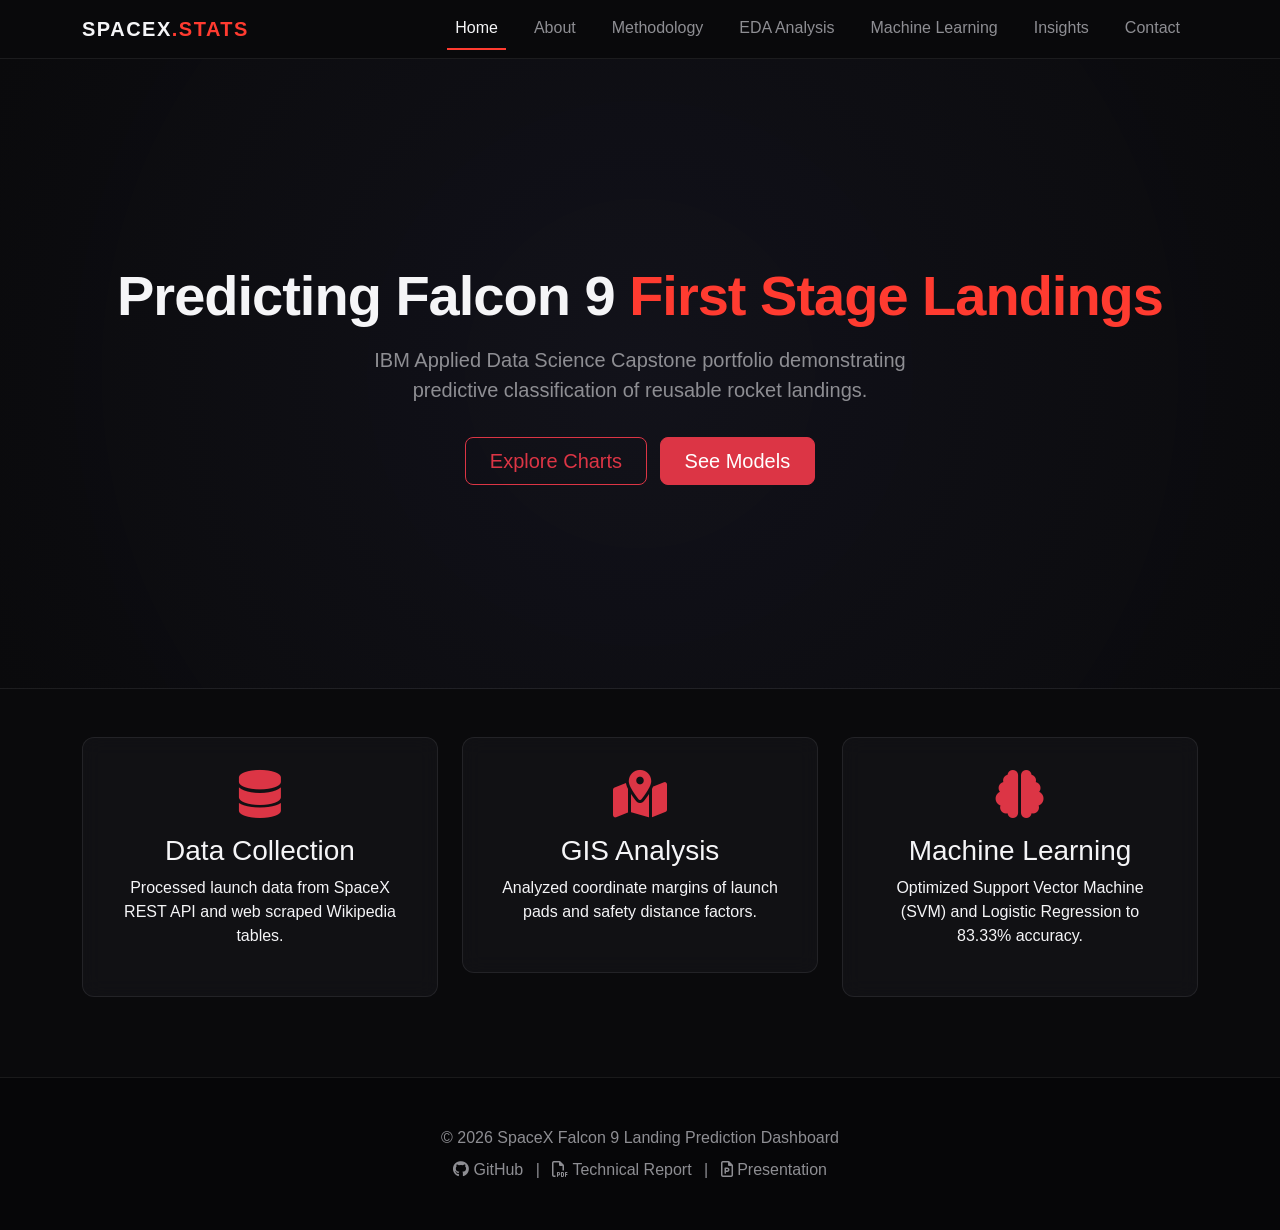
<file: index.html>
<!DOCTYPE html>
<html lang="en">
<head>
    <meta charset="UTF-8">
    <meta name="viewport" content="width=device-width, initial-scale=1.0">
    <title>SpaceX Falcon 9 Landing Prediction Dashboard</title>
    <link href="https://cdn.jsdelivr.net/npm/bootstrap@5.3.0/dist/css/bootstrap.min.css" rel="stylesheet">
    <link rel="stylesheet" href="https://cdnjs.cloudflare.com/ajax/libs/font-awesome/6.4.0/css/all.min.css">
    <link rel="stylesheet" href="css/style.css">
    <link rel="stylesheet" href="css/responsive.css">
</head>
<body>
    
    <nav class="navbar navbar-expand-lg navbar-dark sticky-top">
        <div class="container">
            <a class="navbar-brand" href="index.html">SPACEX<span>.STATS</span></a>
            <button class="navbar-toggler" type="button" data-bs-toggle="collapse" data-bs-target="#navbarNav">
                <span class="navbar-toggler-icon"></span>
            </button>
            <div class="collapse navbar-collapse" id="navbarNav">
                <ul class="navbar-nav ms-auto">
                    <li class="nav-item"><a class="nav-link active" href="index.html">Home</a></li>
<li class="nav-item"><a class="nav-link " href="about.html">About</a></li>
<li class="nav-item"><a class="nav-link " href="methodology.html">Methodology</a></li>
<li class="nav-item"><a class="nav-link " href="analysis.html">EDA Analysis</a></li>
<li class="nav-item"><a class="nav-link " href="machine-learning.html">Machine Learning</a></li>
<li class="nav-item"><a class="nav-link " href="insights.html">Insights</a></li>
<li class="nav-item"><a class="nav-link " href="contact.html">Contact</a></li>

                </ul>
            </div>
        </div>
    </nav>
    
    
    <div class="hero">
        <div class="container">
            <h1 class="hero-title">Predicting Falcon 9 <span>First Stage Landings</span></h1>
            <p class="hero-subtitle">IBM Applied Data Science Capstone portfolio demonstrating predictive classification of reusable rocket landings.</p>
            <a href="analysis.html" class="btn btn-outline-danger btn-lg px-4 me-2">Explore Charts</a>
            <a href="machine-learning.html" class="btn btn-danger btn-lg px-4">See Models</a>
        </div>
    </div>
    
    <div class="container my-5">
        <div class="row">
            <div class="col-md-4">
                <div class="custom-card text-center">
                    <i class="fas fa-database fa-3x mb-3 text-danger"></i>
                    <h3>Data Collection</h3>
                    <p>Processed launch data from SpaceX REST API and web scraped Wikipedia tables.</p>
                </div>
            </div>
            <div class="col-md-4">
                <div class="custom-card text-center">
                    <i class="fas fa-map-marked-alt fa-3x mb-3 text-danger"></i>
                    <h3>GIS Analysis</h3>
                    <p>Analyzed coordinate margins of launch pads and safety distance factors.</p>
                </div>
            </div>
            <div class="col-md-4">
                <div class="custom-card text-center">
                    <i class="fas fa-brain fa-3x mb-3 text-danger"></i>
                    <h3>Machine Learning</h3>
                    <p>Optimized Support Vector Machine (SVM) and Logistic Regression to 83.33% accuracy.</p>
                </div>
            </div>
        </div>
    </div>
    
    
    <footer>
        <div class="container text-center">
            <p class="mb-2">&copy; 2026 SpaceX Falcon 9 Landing Prediction Dashboard</p>
            <p class="mb-0">
                <a href="https://github.com/AaShIrVaD-kV/IBM-Applied-Data-Science-Capstone" class="footer-link mx-2" target="_blank"><i class="fab fa-github"></i> GitHub</a> |
                <a href="../Project_Report/PROJECT_REPORT.pdf" class="footer-link mx-2" target="_blank"><i class="far fa-file-pdf"></i> Technical Report</a> |
                <a href="../Project_Report/IBM_Capstone_Presentation.pdf" class="footer-link mx-2" target="_blank"><i class="far fa-file-powerpoint"></i> Presentation</a>
            </p>
        </div>
    </footer>
    
</body>
</html>
</file>
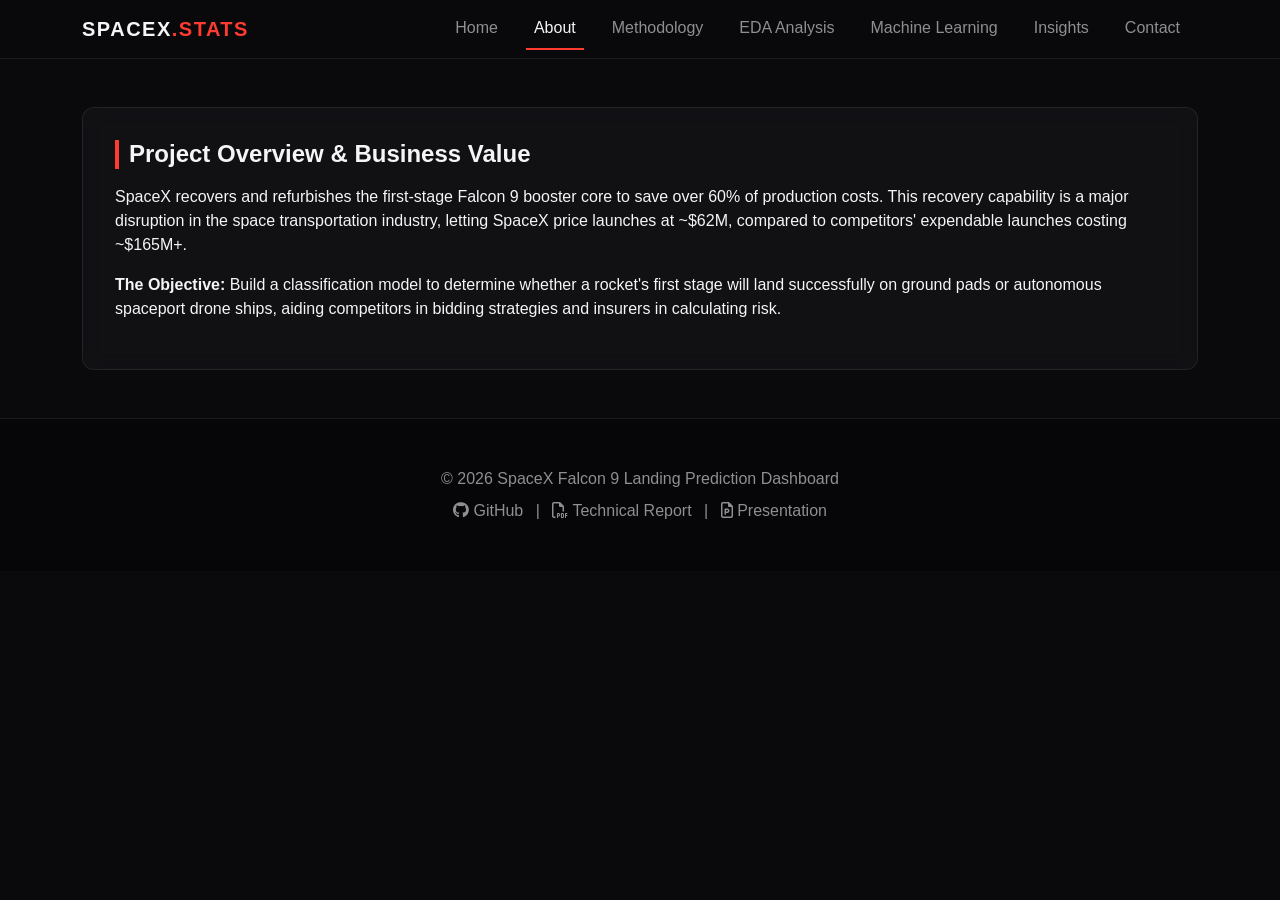
<file: about.html>
<!DOCTYPE html>
<html lang="en">
<head>
    <meta charset="UTF-8">
    <meta name="viewport" content="width=device-width, initial-scale=1.0">
    <title>About - SpaceX Landing Dashboard</title>
    <link href="https://cdn.jsdelivr.net/npm/bootstrap@5.3.0/dist/css/bootstrap.min.css" rel="stylesheet">
    <link rel="stylesheet" href="https://cdnjs.cloudflare.com/ajax/libs/font-awesome/6.4.0/css/all.min.css">
    <link rel="stylesheet" href="css/style.css">
    <link rel="stylesheet" href="css/responsive.css">
</head>
<body>
    
    <nav class="navbar navbar-expand-lg navbar-dark sticky-top">
        <div class="container">
            <a class="navbar-brand" href="index.html">SPACEX<span>.STATS</span></a>
            <button class="navbar-toggler" type="button" data-bs-toggle="collapse" data-bs-target="#navbarNav">
                <span class="navbar-toggler-icon"></span>
            </button>
            <div class="collapse navbar-collapse" id="navbarNav">
                <ul class="navbar-nav ms-auto">
                    <li class="nav-item"><a class="nav-link " href="index.html">Home</a></li>
<li class="nav-item"><a class="nav-link active" href="about.html">About</a></li>
<li class="nav-item"><a class="nav-link " href="methodology.html">Methodology</a></li>
<li class="nav-item"><a class="nav-link " href="analysis.html">EDA Analysis</a></li>
<li class="nav-item"><a class="nav-link " href="machine-learning.html">Machine Learning</a></li>
<li class="nav-item"><a class="nav-link " href="insights.html">Insights</a></li>
<li class="nav-item"><a class="nav-link " href="contact.html">Contact</a></li>

                </ul>
            </div>
        </div>
    </nav>
    
    
    <div class="container my-5">
        <div class="custom-card">
            <h2 class="card-title">Project Overview & Business Value</h2>
            <p>SpaceX recovers and refurbishes the first-stage Falcon 9 booster core to save over 60% of production costs. This recovery capability is a major disruption in the space transportation industry, letting SpaceX price launches at ~$62M, compared to competitors' expendable launches costing ~$165M+.</p>
            <p><strong>The Objective:</strong> Build a classification model to determine whether a rocket's first stage will land successfully on ground pads or autonomous spaceport drone ships, aiding competitors in bidding strategies and insurers in calculating risk.</p>
        </div>
    </div>
    
    
    <footer>
        <div class="container text-center">
            <p class="mb-2">&copy; 2026 SpaceX Falcon 9 Landing Prediction Dashboard</p>
            <p class="mb-0">
                <a href="https://github.com/AaShIrVaD-kV/IBM-Applied-Data-Science-Capstone" class="footer-link mx-2" target="_blank"><i class="fab fa-github"></i> GitHub</a> |
                <a href="../Project_Report/PROJECT_REPORT.pdf" class="footer-link mx-2" target="_blank"><i class="far fa-file-pdf"></i> Technical Report</a> |
                <a href="../Project_Report/IBM_Capstone_Presentation.pdf" class="footer-link mx-2" target="_blank"><i class="far fa-file-powerpoint"></i> Presentation</a>
            </p>
        </div>
    </footer>
    
</body>
</html>
</file>
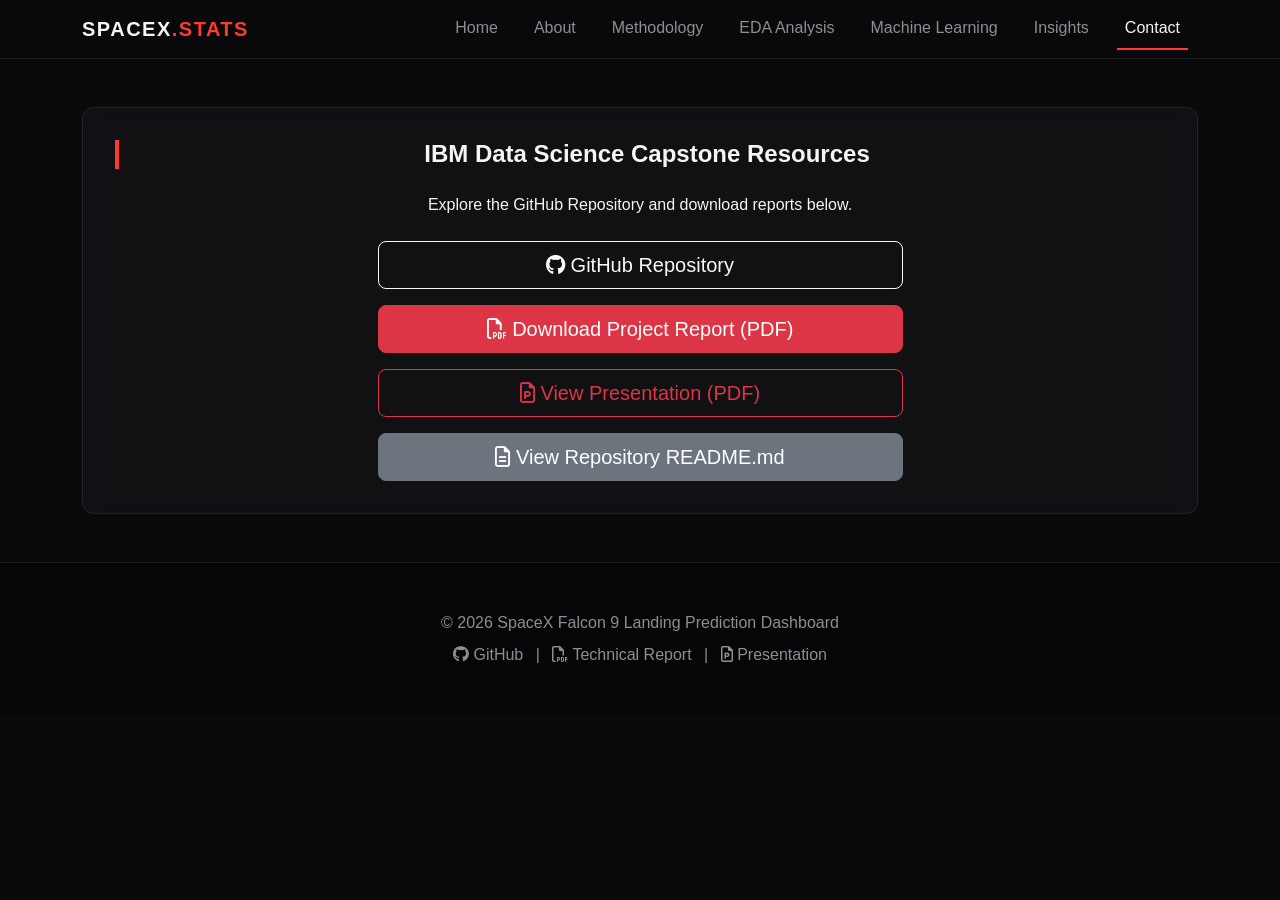
<file: contact.html>
<!DOCTYPE html>
<html lang="en">
<head>
    <meta charset="UTF-8">
    <meta name="viewport" content="width=device-width, initial-scale=1.0">
    <title>Contact & Resources - SpaceX Landing Dashboard</title>
    <link href="https://cdn.jsdelivr.net/npm/bootstrap@5.3.0/dist/css/bootstrap.min.css" rel="stylesheet">
    <link rel="stylesheet" href="https://cdnjs.cloudflare.com/ajax/libs/font-awesome/6.4.0/css/all.min.css">
    <link rel="stylesheet" href="css/style.css">
    <link rel="stylesheet" href="css/responsive.css">
</head>
<body>
    
    <nav class="navbar navbar-expand-lg navbar-dark sticky-top">
        <div class="container">
            <a class="navbar-brand" href="index.html">SPACEX<span>.STATS</span></a>
            <button class="navbar-toggler" type="button" data-bs-toggle="collapse" data-bs-target="#navbarNav">
                <span class="navbar-toggler-icon"></span>
            </button>
            <div class="collapse navbar-collapse" id="navbarNav">
                <ul class="navbar-nav ms-auto">
                    <li class="nav-item"><a class="nav-link " href="index.html">Home</a></li>
<li class="nav-item"><a class="nav-link " href="about.html">About</a></li>
<li class="nav-item"><a class="nav-link " href="methodology.html">Methodology</a></li>
<li class="nav-item"><a class="nav-link " href="analysis.html">EDA Analysis</a></li>
<li class="nav-item"><a class="nav-link " href="machine-learning.html">Machine Learning</a></li>
<li class="nav-item"><a class="nav-link " href="insights.html">Insights</a></li>
<li class="nav-item"><a class="nav-link active" href="contact.html">Contact</a></li>

                </ul>
            </div>
        </div>
    </nav>
    
    
    <div class="container my-5">
        <div class="custom-card text-center">
            <h2 class="card-title">IBM Data Science Capstone Resources</h2>
            <p class="my-4">Explore the GitHub Repository and download reports below.</p>
            
            <div class="d-grid gap-3 col-6 mx-auto">
                <a href="https://github.com/AaShIrVaD-kV/IBM-Applied-Data-Science-Capstone" target="_blank" class="btn btn-outline-light btn-lg">
                    <i class="fab fa-github"></i> GitHub Repository
                </a>
                <a href="../Project_Report/PROJECT_REPORT.pdf" target="_blank" class="btn btn-danger btn-lg">
                    <i class="far fa-file-pdf"></i> Download Project Report (PDF)
                </a>
                <a href="../Project_Report/IBM_Capstone_Presentation.pdf" target="_blank" class="btn btn-outline-danger btn-lg">
                    <i class="far fa-file-powerpoint"></i> View Presentation (PDF)
                </a>
                <a href="../Project_Report/README.md" target="_blank" class="btn btn-secondary btn-lg">
                    <i class="far fa-file-alt"></i> View Repository README.md
                </a>
            </div>
        </div>
    </div>
    
    
    <footer>
        <div class="container text-center">
            <p class="mb-2">&copy; 2026 SpaceX Falcon 9 Landing Prediction Dashboard</p>
            <p class="mb-0">
                <a href="https://github.com/AaShIrVaD-kV/IBM-Applied-Data-Science-Capstone" class="footer-link mx-2" target="_blank"><i class="fab fa-github"></i> GitHub</a> |
                <a href="../Project_Report/PROJECT_REPORT.pdf" class="footer-link mx-2" target="_blank"><i class="far fa-file-pdf"></i> Technical Report</a> |
                <a href="../Project_Report/IBM_Capstone_Presentation.pdf" class="footer-link mx-2" target="_blank"><i class="far fa-file-powerpoint"></i> Presentation</a>
            </p>
        </div>
    </footer>
    
</body>
</html>
</file>
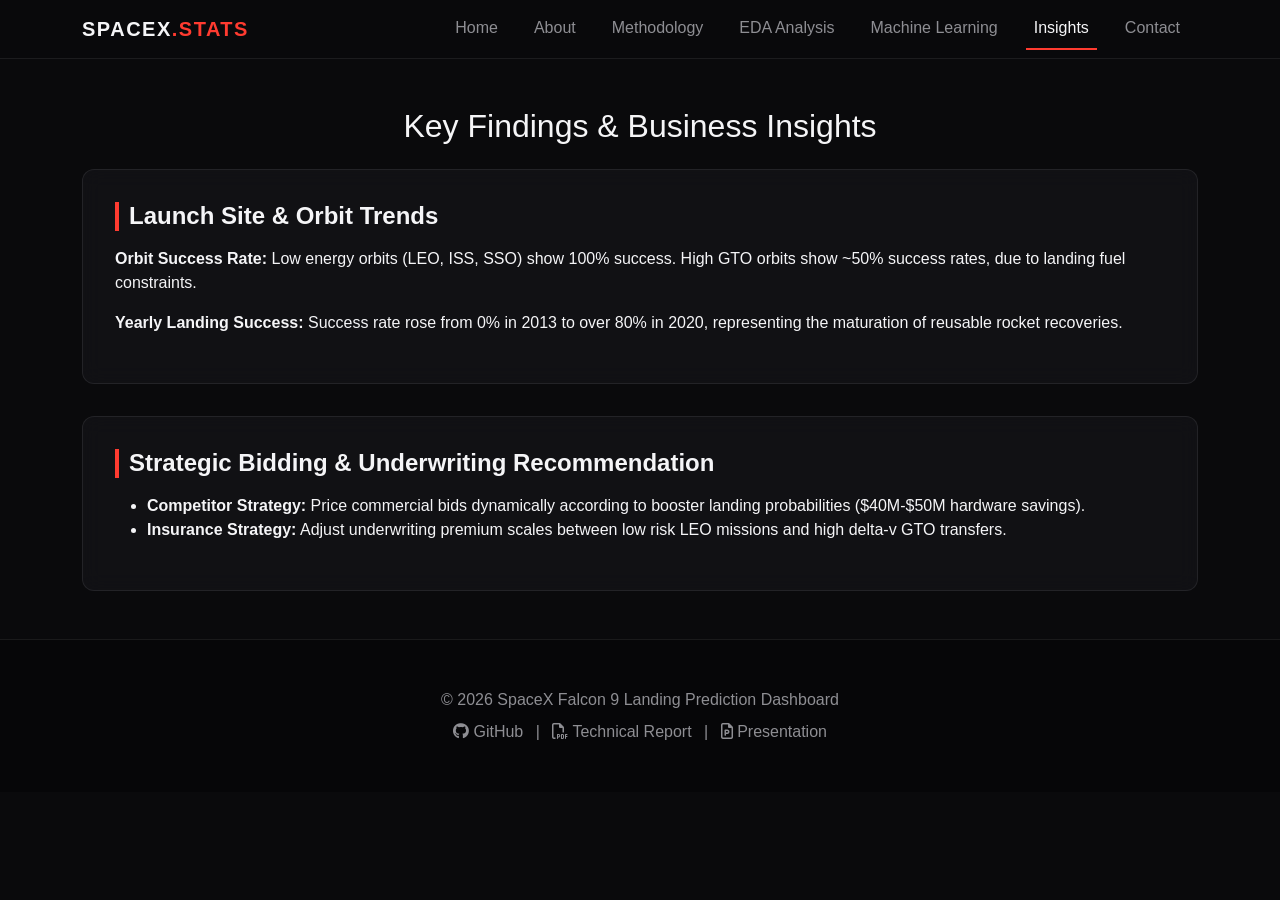
<file: insights.html>
<!DOCTYPE html>
<html lang="en">
<head>
    <meta charset="UTF-8">
    <meta name="viewport" content="width=device-width, initial-scale=1.0">
    <title>Insights - SpaceX Landing Dashboard</title>
    <link href="https://cdn.jsdelivr.net/npm/bootstrap@5.3.0/dist/css/bootstrap.min.css" rel="stylesheet">
    <link rel="stylesheet" href="https://cdnjs.cloudflare.com/ajax/libs/font-awesome/6.4.0/css/all.min.css">
    <link rel="stylesheet" href="css/style.css">
    <link rel="stylesheet" href="css/responsive.css">
</head>
<body>
    
    <nav class="navbar navbar-expand-lg navbar-dark sticky-top">
        <div class="container">
            <a class="navbar-brand" href="index.html">SPACEX<span>.STATS</span></a>
            <button class="navbar-toggler" type="button" data-bs-toggle="collapse" data-bs-target="#navbarNav">
                <span class="navbar-toggler-icon"></span>
            </button>
            <div class="collapse navbar-collapse" id="navbarNav">
                <ul class="navbar-nav ms-auto">
                    <li class="nav-item"><a class="nav-link " href="index.html">Home</a></li>
<li class="nav-item"><a class="nav-link " href="about.html">About</a></li>
<li class="nav-item"><a class="nav-link " href="methodology.html">Methodology</a></li>
<li class="nav-item"><a class="nav-link " href="analysis.html">EDA Analysis</a></li>
<li class="nav-item"><a class="nav-link " href="machine-learning.html">Machine Learning</a></li>
<li class="nav-item"><a class="nav-link active" href="insights.html">Insights</a></li>
<li class="nav-item"><a class="nav-link " href="contact.html">Contact</a></li>

                </ul>
            </div>
        </div>
    </nav>
    
    
    <div class="container my-5">
        <h2 class="mb-4 text-center">Key Findings & Business Insights</h2>
        
        <div class="custom-card">
            <h3 class="card-title">Launch Site & Orbit Trends</h3>
            <p><strong>Orbit Success Rate:</strong> Low energy orbits (LEO, ISS, SSO) show 100% success. High GTO orbits show ~50% success rates, due to landing fuel constraints.</p>
            <p><strong>Yearly Landing Success:</strong> Success rate rose from 0% in 2013 to over 80% in 2020, representing the maturation of reusable rocket recoveries.</p>
        </div>
        
        <div class="custom-card">
            <h3 class="card-title">Strategic Bidding & Underwriting Recommendation</h3>
            <ul>
                <li><strong>Competitor Strategy:</strong> Price commercial bids dynamically according to booster landing probabilities ($40M-$50M hardware savings).</li>
                <li><strong>Insurance Strategy:</strong> Adjust underwriting premium scales between low risk LEO missions and high delta-v GTO transfers.</li>
            </ul>
        </div>
    </div>
    
    
    <footer>
        <div class="container text-center">
            <p class="mb-2">&copy; 2026 SpaceX Falcon 9 Landing Prediction Dashboard</p>
            <p class="mb-0">
                <a href="https://github.com/AaShIrVaD-kV/IBM-Applied-Data-Science-Capstone" class="footer-link mx-2" target="_blank"><i class="fab fa-github"></i> GitHub</a> |
                <a href="../Project_Report/PROJECT_REPORT.pdf" class="footer-link mx-2" target="_blank"><i class="far fa-file-pdf"></i> Technical Report</a> |
                <a href="../Project_Report/IBM_Capstone_Presentation.pdf" class="footer-link mx-2" target="_blank"><i class="far fa-file-powerpoint"></i> Presentation</a>
            </p>
        </div>
    </footer>
    
</body>
</html>
</file>
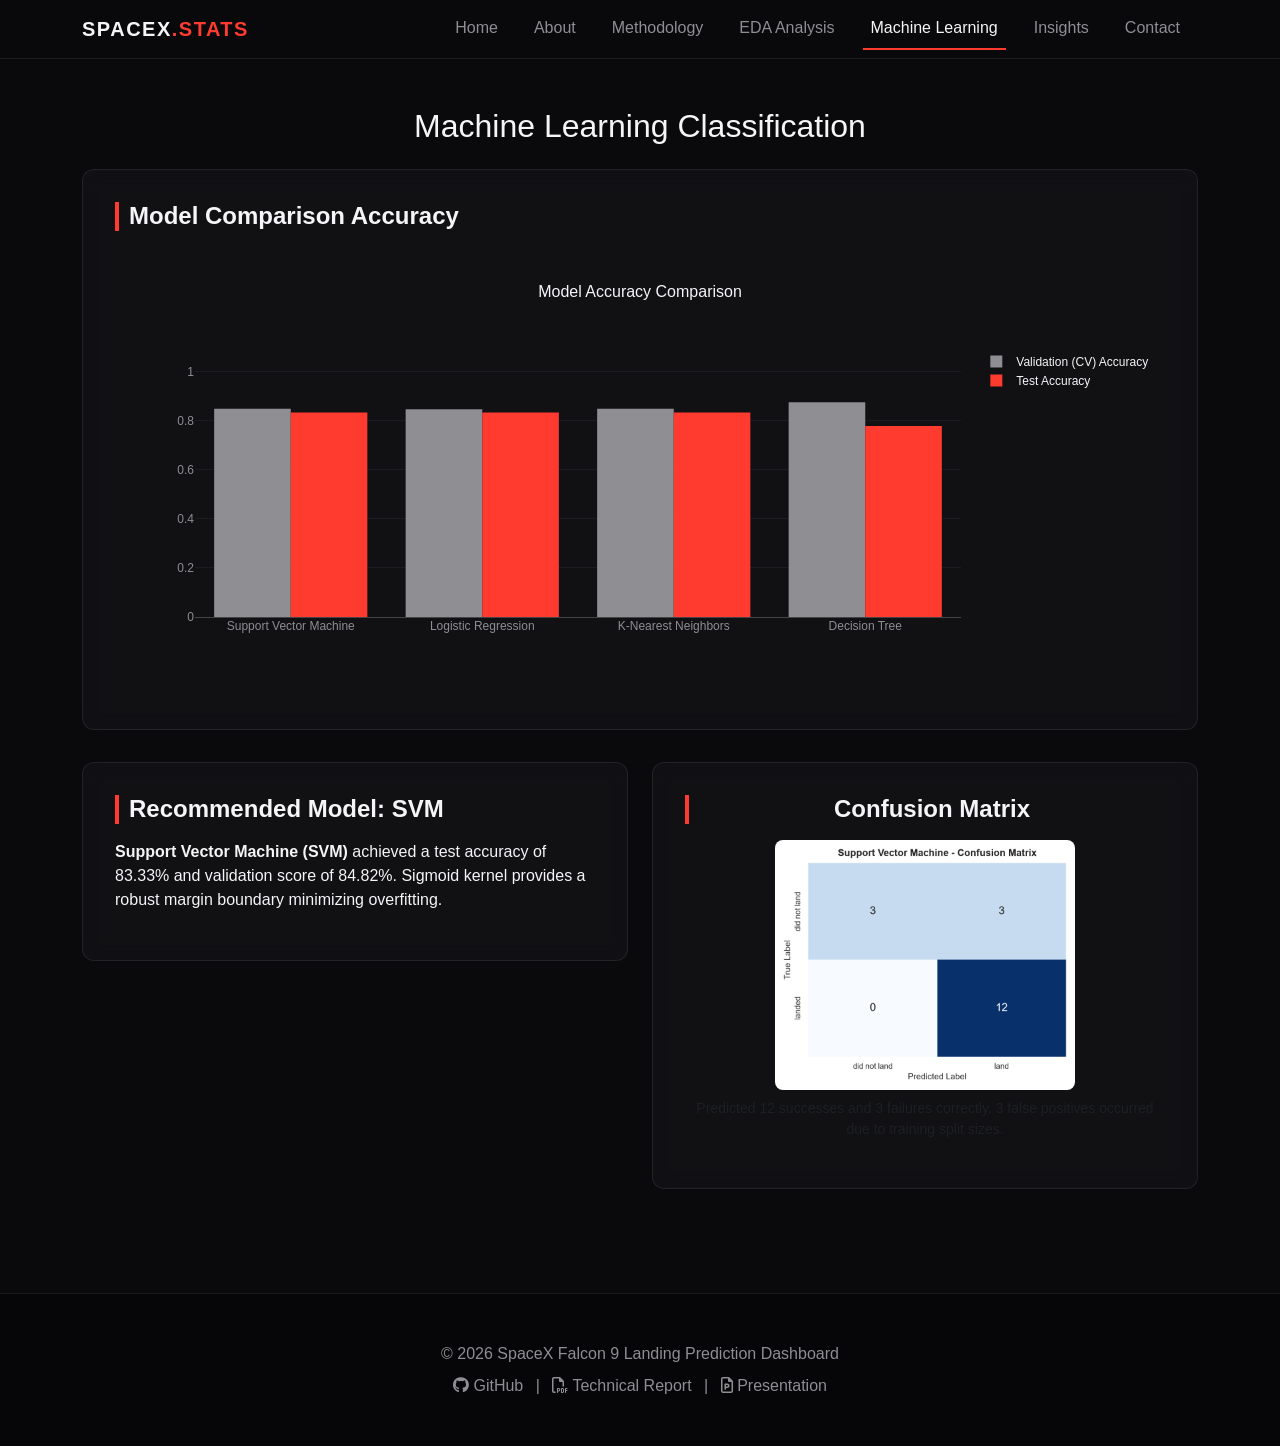
<file: machine-learning.html>
<!DOCTYPE html>
<html lang="en">
<head>
    <meta charset="UTF-8">
    <meta name="viewport" content="width=device-width, initial-scale=1.0">
    <title>Machine Learning - SpaceX Landing Dashboard</title>
    <link href="https://cdn.jsdelivr.net/npm/bootstrap@5.3.0/dist/css/bootstrap.min.css" rel="stylesheet">
    <link rel="stylesheet" href="https://cdnjs.cloudflare.com/ajax/libs/font-awesome/6.4.0/css/all.min.css">
    <link rel="stylesheet" href="css/style.css">
    <link rel="stylesheet" href="css/responsive.css">
    <script src="https://cdn.plot.ly/plotly-2.24.1.min.js"></script>
</head>
<body>
    
    <nav class="navbar navbar-expand-lg navbar-dark sticky-top">
        <div class="container">
            <a class="navbar-brand" href="index.html">SPACEX<span>.STATS</span></a>
            <button class="navbar-toggler" type="button" data-bs-toggle="collapse" data-bs-target="#navbarNav">
                <span class="navbar-toggler-icon"></span>
            </button>
            <div class="collapse navbar-collapse" id="navbarNav">
                <ul class="navbar-nav ms-auto">
                    <li class="nav-item"><a class="nav-link " href="index.html">Home</a></li>
<li class="nav-item"><a class="nav-link " href="about.html">About</a></li>
<li class="nav-item"><a class="nav-link " href="methodology.html">Methodology</a></li>
<li class="nav-item"><a class="nav-link " href="analysis.html">EDA Analysis</a></li>
<li class="nav-item"><a class="nav-link active" href="machine-learning.html">Machine Learning</a></li>
<li class="nav-item"><a class="nav-link " href="insights.html">Insights</a></li>
<li class="nav-item"><a class="nav-link " href="contact.html">Contact</a></li>

                </ul>
            </div>
        </div>
    </nav>
    
    
    <div class="container my-5">
        <h2 class="mb-4 text-center">Machine Learning Classification</h2>
        
        <div class="custom-card">
            <h3 class="card-title">Model Comparison Accuracy</h3>
            <div id="modelComparisonChart"></div>
        </div>
        
        <div class="row">
            <div class="col-md-6 mb-4">
                <div class="custom-card">
                    <h3 class="card-title">Recommended Model: SVM</h3>
                    <p><strong>Support Vector Machine (SVM)</strong> achieved a test accuracy of 83.33% and validation score of 84.82%. Sigmoid kernel provides a robust margin boundary minimizing overfitting.</p>
                </div>
            </div>
            <div class="col-md-6 mb-4">
                <div class="custom-card text-center">
                    <h3 class="card-title">Confusion Matrix</h3>
                    <img src="charts/cm_svm.png" style="max-height: 250px; border-radius: 8px;" />
                    <p class="small text-muted mt-2">Predicted 12 successes and 3 failures correctly. 3 false positives occurred due to training split sizes.</p>
                </div>
            </div>
        </div>
    </div>
    
    <script src="js/charts.js"></script>
    
    <footer>
        <div class="container text-center">
            <p class="mb-2">&copy; 2026 SpaceX Falcon 9 Landing Prediction Dashboard</p>
            <p class="mb-0">
                <a href="https://github.com/AaShIrVaD-kV/IBM-Applied-Data-Science-Capstone" class="footer-link mx-2" target="_blank"><i class="fab fa-github"></i> GitHub</a> |
                <a href="../Project_Report/PROJECT_REPORT.pdf" class="footer-link mx-2" target="_blank"><i class="far fa-file-pdf"></i> Technical Report</a> |
                <a href="../Project_Report/IBM_Capstone_Presentation.pdf" class="footer-link mx-2" target="_blank"><i class="far fa-file-powerpoint"></i> Presentation</a>
            </p>
        </div>
    </footer>
    
</body>
</html>
</file>
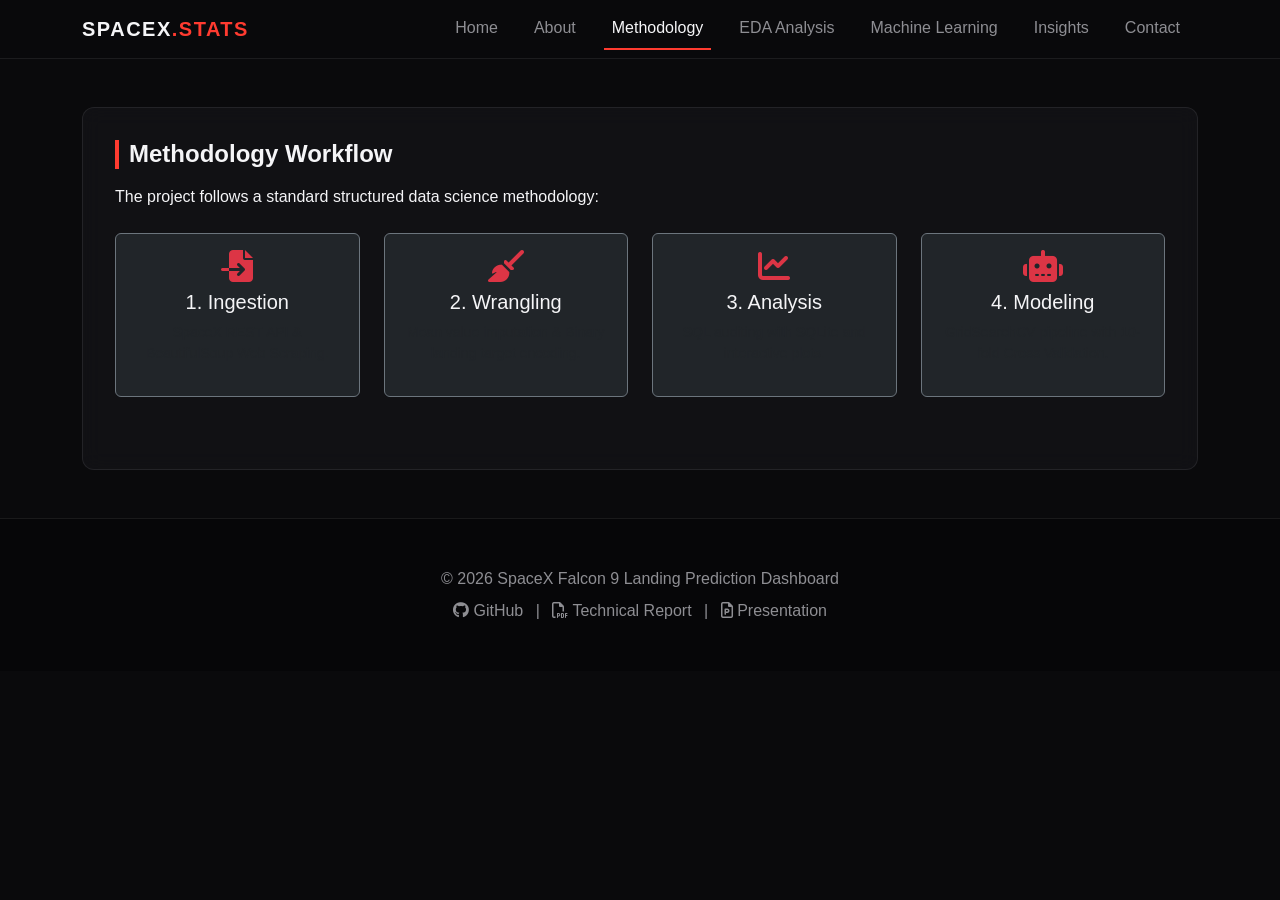
<file: methodology.html>
<!DOCTYPE html>
<html lang="en">
<head>
    <meta charset="UTF-8">
    <meta name="viewport" content="width=device-width, initial-scale=1.0">
    <title>Methodology - SpaceX Landing Dashboard</title>
    <link href="https://cdn.jsdelivr.net/npm/bootstrap@5.3.0/dist/css/bootstrap.min.css" rel="stylesheet">
    <link rel="stylesheet" href="https://cdnjs.cloudflare.com/ajax/libs/font-awesome/6.4.0/css/all.min.css">
    <link rel="stylesheet" href="css/style.css">
    <link rel="stylesheet" href="css/responsive.css">
</head>
<body>
    
    <nav class="navbar navbar-expand-lg navbar-dark sticky-top">
        <div class="container">
            <a class="navbar-brand" href="index.html">SPACEX<span>.STATS</span></a>
            <button class="navbar-toggler" type="button" data-bs-toggle="collapse" data-bs-target="#navbarNav">
                <span class="navbar-toggler-icon"></span>
            </button>
            <div class="collapse navbar-collapse" id="navbarNav">
                <ul class="navbar-nav ms-auto">
                    <li class="nav-item"><a class="nav-link " href="index.html">Home</a></li>
<li class="nav-item"><a class="nav-link " href="about.html">About</a></li>
<li class="nav-item"><a class="nav-link active" href="methodology.html">Methodology</a></li>
<li class="nav-item"><a class="nav-link " href="analysis.html">EDA Analysis</a></li>
<li class="nav-item"><a class="nav-link " href="machine-learning.html">Machine Learning</a></li>
<li class="nav-item"><a class="nav-link " href="insights.html">Insights</a></li>
<li class="nav-item"><a class="nav-link " href="contact.html">Contact</a></li>

                </ul>
            </div>
        </div>
    </nav>
    
    
    <div class="container my-5">
        <div class="custom-card">
            <h2 class="card-title">Methodology Workflow</h2>
            <p>The project follows a standard structured data science methodology:</p>
            <div class="row text-center my-4">
                <div class="col-md-3 mb-3">
                    <div class="p-3 border border-secondary rounded bg-dark">
                        <i class="fas fa-file-import fa-2x mb-2 text-danger"></i>
                        <h5>1. Ingestion</h5>
                        <p class="small text-muted">SpaceX REST API & BeautifulSoup Web Scraping.</p>
                    </div>
                </div>
                <div class="col-md-3 mb-3">
                    <div class="p-3 border border-secondary rounded bg-dark">
                        <i class="fas fa-broom fa-2x mb-2 text-danger"></i>
                        <h5>2. Wrangling</h5>
                        <p class="small text-muted">Mean value imputation & Binary landing target encoding.</p>
                    </div>
                </div>
                <div class="col-md-3 mb-3">
                    <div class="p-3 border border-secondary rounded bg-dark">
                        <i class="fas fa-chart-line fa-2x mb-2 text-danger"></i>
                        <h5>3. Analysis</h5>
                        <p class="small text-muted">SQL auditing with SQLite and interactive plots.</p>
                    </div>
                </div>
                <div class="col-md-3 mb-3">
                    <div class="p-3 border border-secondary rounded bg-dark">
                        <i class="fas fa-robot fa-2x mb-2 text-danger"></i>
                        <h5>4. Modeling</h5>
                        <p class="small text-muted">GridSearchCV pipeline with 10-fold Cross Validation.</p>
                    </div>
                </div>
            </div>
        </div>
    </div>
    
    
    <footer>
        <div class="container text-center">
            <p class="mb-2">&copy; 2026 SpaceX Falcon 9 Landing Prediction Dashboard</p>
            <p class="mb-0">
                <a href="https://github.com/AaShIrVaD-kV/IBM-Applied-Data-Science-Capstone" class="footer-link mx-2" target="_blank"><i class="fab fa-github"></i> GitHub</a> |
                <a href="../Project_Report/PROJECT_REPORT.pdf" class="footer-link mx-2" target="_blank"><i class="far fa-file-pdf"></i> Technical Report</a> |
                <a href="../Project_Report/IBM_Capstone_Presentation.pdf" class="footer-link mx-2" target="_blank"><i class="far fa-file-powerpoint"></i> Presentation</a>
            </p>
        </div>
    </footer>
    
</body>
</html>
</file>
<file: css/style.css>
/* Theme Variable Definitions */
:root {
    --bg-dark: #0a0a0c;
    --card-bg: rgba(20, 20, 25, 0.7);
    --border-color: rgba(255, 255, 255, 0.08);
    --accent-red: #ff3b30;
    --text-primary: #f5f5f7;
    --text-secondary: #8e8e93;
}

body {
    background-color: var(--bg-dark);
    color: var(--text-primary);
    font-family: -apple-system, BlinkMacSystemFont, "Segoe UI", Roboto, Helvetica, Arial, sans-serif;
    margin: 0;
    padding: 0;
    overflow-x: hidden;
}

/* Glassmorphism Header */
.navbar {
    background: rgba(10, 10, 12, 0.85) !important;
    backdrop-filter: blur(20px);
    -webkit-backdrop-filter: blur(20px);
    border-bottom: 1px solid var(--border-color);
}

.navbar-brand {
    font-weight: 700;
    letter-spacing: 1.5px;
    color: var(--text-primary) !important;
}

.navbar-brand span {
    color: var(--accent-red);
}

.nav-link {
    color: var(--text-secondary) !important;
    font-weight: 500;
    margin: 0 10px;
    transition: color 0.3s ease;
}

.nav-link:hover, .nav-link.active {
    color: var(--text-primary) !important;
    border-bottom: 2px solid var(--accent-red);
}

/* Hero Section with dark overlay */
.hero {
    position: relative;
    height: 70vh;
    display: flex;
    align-items: center;
    justify-content: center;
    text-align: center;
    background: radial-gradient(circle, rgba(20,20,30,0.8) 0%, rgba(10,10,12,1) 100%);
    border-bottom: 1px solid var(--border-color);
}

.hero-title {
    font-size: 3.5rem;
    font-weight: 800;
    margin-bottom: 1rem;
    letter-spacing: -1px;
}

.hero-title span {
    color: var(--accent-red);
}

.hero-subtitle {
    font-size: 1.25rem;
    color: var(--text-secondary);
    max-width: 600px;
    margin: 0 auto 2rem auto;
}

/* Premium Card Design */
.custom-card {
    background: var(--card-bg);
    border: 1px solid var(--border-color);
    border-radius: 12px;
    padding: 2rem;
    backdrop-filter: blur(10px);
    -webkit-backdrop-filter: blur(10px);
    margin-bottom: 2rem;
    transition: transform 0.3s ease, box-shadow 0.3s ease;
}

.custom-card:hover {
    transform: translateY(-5px);
    box-shadow: 0 10px 20px rgba(0, 0, 0, 0.3);
}

.card-title {
    font-size: 1.5rem;
    font-weight: 700;
    margin-bottom: 1rem;
    border-left: 4px solid var(--accent-red);
    padding-left: 10px;
}

/* Footer Section */
footer {
    background: #060608;
    border-top: 1px solid var(--border-color);
    padding: 3rem 0;
    color: var(--text-secondary);
}

.footer-link {
    color: var(--text-secondary);
    text-decoration: none;
    transition: color 0.3s ease;
}

.footer-link:hover {
    color: var(--text-primary);
}

/* Custom Table Styling */
.table-responsive {
    background: var(--card-bg);
    border: 1px solid var(--border-color);
    border-radius: 12px;
    padding: 1rem;
}

.table {
    color: var(--text-primary) !important;
}

.table th {
    background-color: rgba(255, 255, 255, 0.05) !important;
    border-bottom: 2px solid var(--accent-red) !important;
    color: var(--text-primary) !important;
}

.table td {
    border-bottom: 1px solid var(--border-color) !important;
}
</file>
<file: css/responsive.css>
@media (max-width: 768px) {
    .hero-title {
        font-size: 2.25rem;
    }
    .hero-subtitle {
        font-size: 1rem;
    }
    .custom-card {
        padding: 1.25rem;
    }
}
</file>
